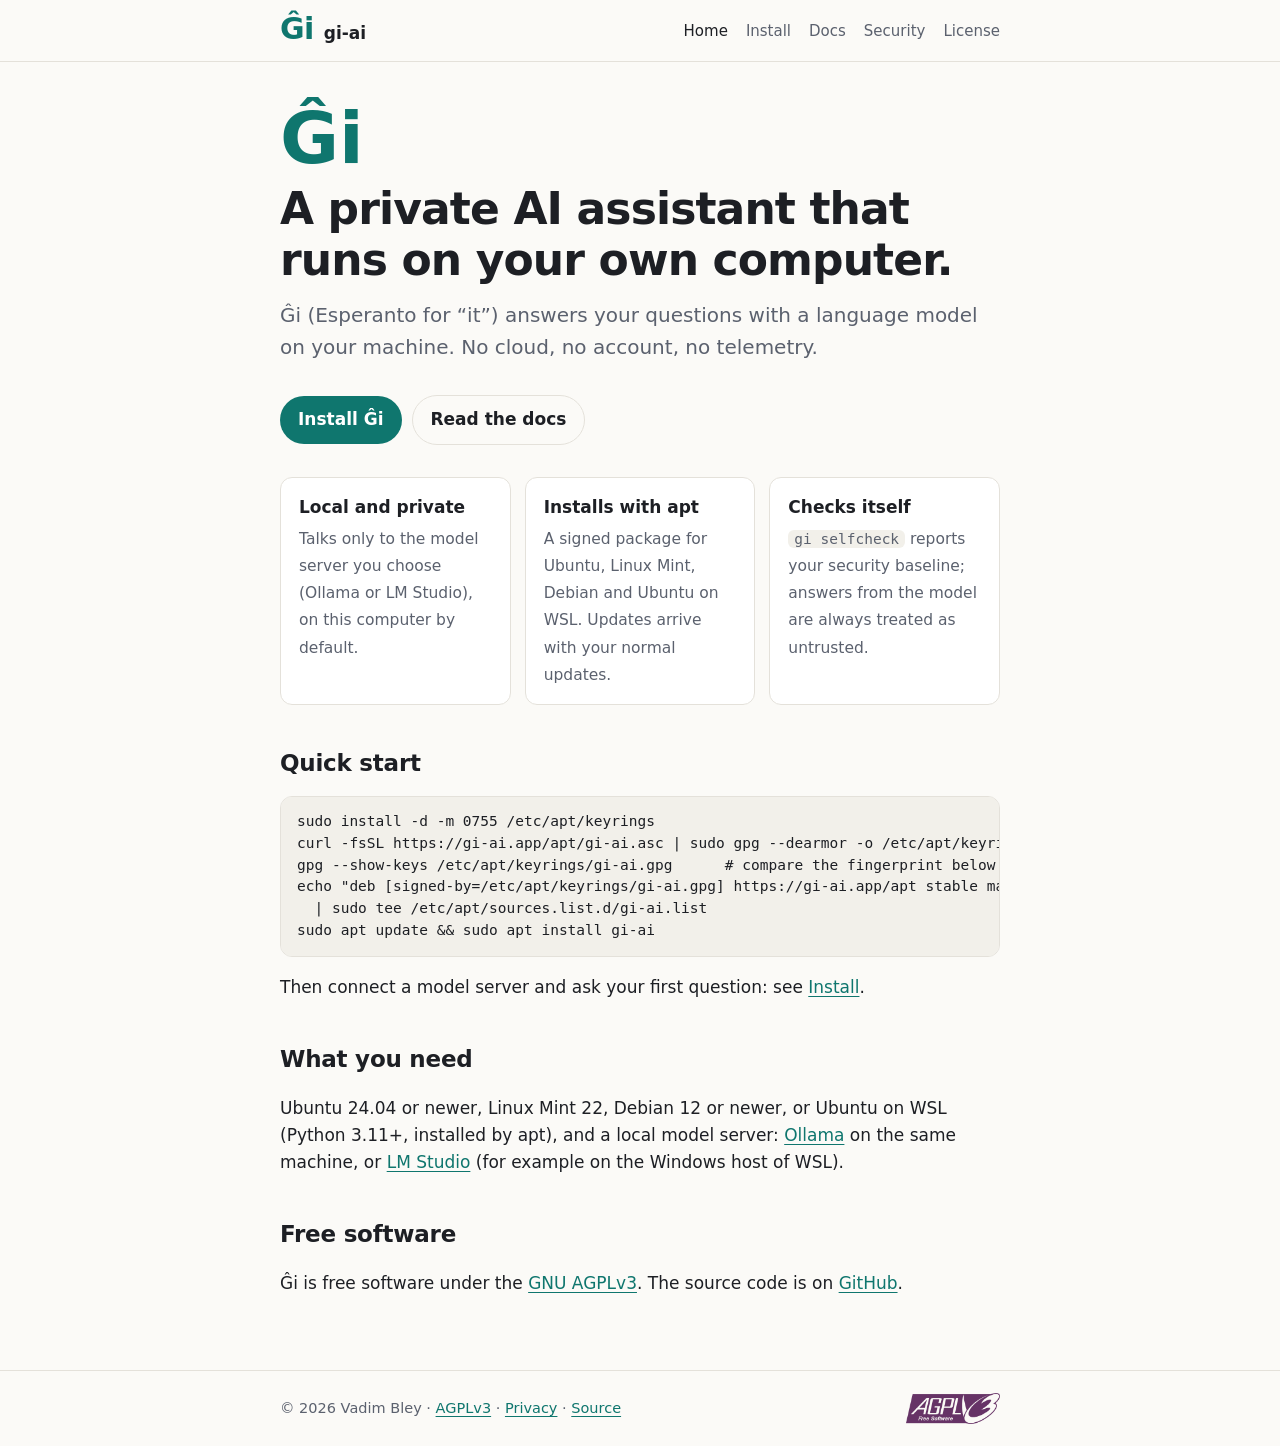
<file: index.html>
<!doctype html>
<html lang="en">
<head>
<meta charset="utf-8">
<meta name="viewport" content="width=device-width, initial-scale=1">
<title>Ĝi – a private AI assistant for Linux</title>
<meta name="description" content="Ĝi is a small, private AI assistant for Linux that runs on your own computer.">
<meta name="referrer" content="no-referrer">
<link rel="stylesheet" href="assets/style.css">
</head>
<body>
<header class="site"><div class="wrap">
<a class="brand" href="index.html"><span class="mark">Ĝi</span><span class="name">gi-ai</span></a>
<nav class="site" aria-label="Main"><a href="index.html" aria-current="page">Home</a><a href="install/index.html">Install</a><a href="docs/index.html">Docs</a><a href="security/index.html">Security</a><a href="license/index.html">License</a></nav>
</div></header>
<main><div class="wrap">

<section class="hero">
<span class="mark" aria-hidden="true">Ĝi</span>
<h1>A private AI assistant that runs on your own computer.</h1>
<p class="lead">Ĝi (Esperanto for “it”) answers your questions with a language model on your machine.
No cloud, no account, no telemetry.</p>
<a class="button" href="install/index.html">Install Ĝi</a><a class="button ghost" href="docs/index.html">Read the docs</a>
</section>
<ul class="points">
<li><strong>Local and private</strong><span>Talks only to the model server you choose (Ollama or LM Studio), on this computer by default.</span></li>
<li><strong>Installs with apt</strong><span>A signed package for Ubuntu, Linux Mint, Debian and Ubuntu on WSL. Updates arrive with your normal updates.</span></li>
<li><strong>Checks itself</strong><span><code>gi selfcheck</code> reports your security baseline; answers from the model are always treated as untrusted.</span></li>
</ul>
<h2>Quick start</h2>
<pre><code>sudo install -d -m 0755 /etc/apt/keyrings
curl -fsSL https://gi-ai.app/apt/gi-ai.asc | sudo gpg --dearmor -o /etc/apt/keyrings/gi-ai.gpg
gpg --show-keys /etc/apt/keyrings/gi-ai.gpg      # compare the fingerprint below
echo "deb [signed-by=/etc/apt/keyrings/gi-ai.gpg] https://gi-ai.app/apt stable main" \
  | sudo tee /etc/apt/sources.list.d/gi-ai.list
sudo apt update && sudo apt install gi-ai</code></pre>
<p>Then connect a model server and ask your first question: see <a href="install/index.html">Install</a>.</p>
<h2>What you need</h2>
<p>Ubuntu 24.04 or newer, Linux Mint 22, Debian 12 or newer, or Ubuntu on WSL (Python 3.11+, installed by apt),
and a local model server: <a href="https://ollama.com">Ollama</a> on the same machine, or
<a href="https://lmstudio.ai">LM Studio</a> (for example on the Windows host of WSL).</p>
<h2>Free software</h2>
<p>Ĝi is free software under the <a href="license/index.html">GNU AGPLv3</a>. The source code is on
<a href="https://github.com/VadimBley/gi-ai">GitHub</a>.</p>

</div></main>
<footer class="site"><div class="wrap">
<span>© 2026 Vadim Bley · <a href="license/index.html">AGPLv3</a> · <a href="privacy/index.html">Privacy</a> · <a href="https://github.com/VadimBley/gi-ai">Source</a></span>
<a href="https://www.gnu.org/licenses/agpl-3.0.html"><img src="assets/agplv3-155x51.png" alt="GNU AGPLv3 logo" width="94" height="31"></a>
</div></footer>
</body>
</html>
</file>
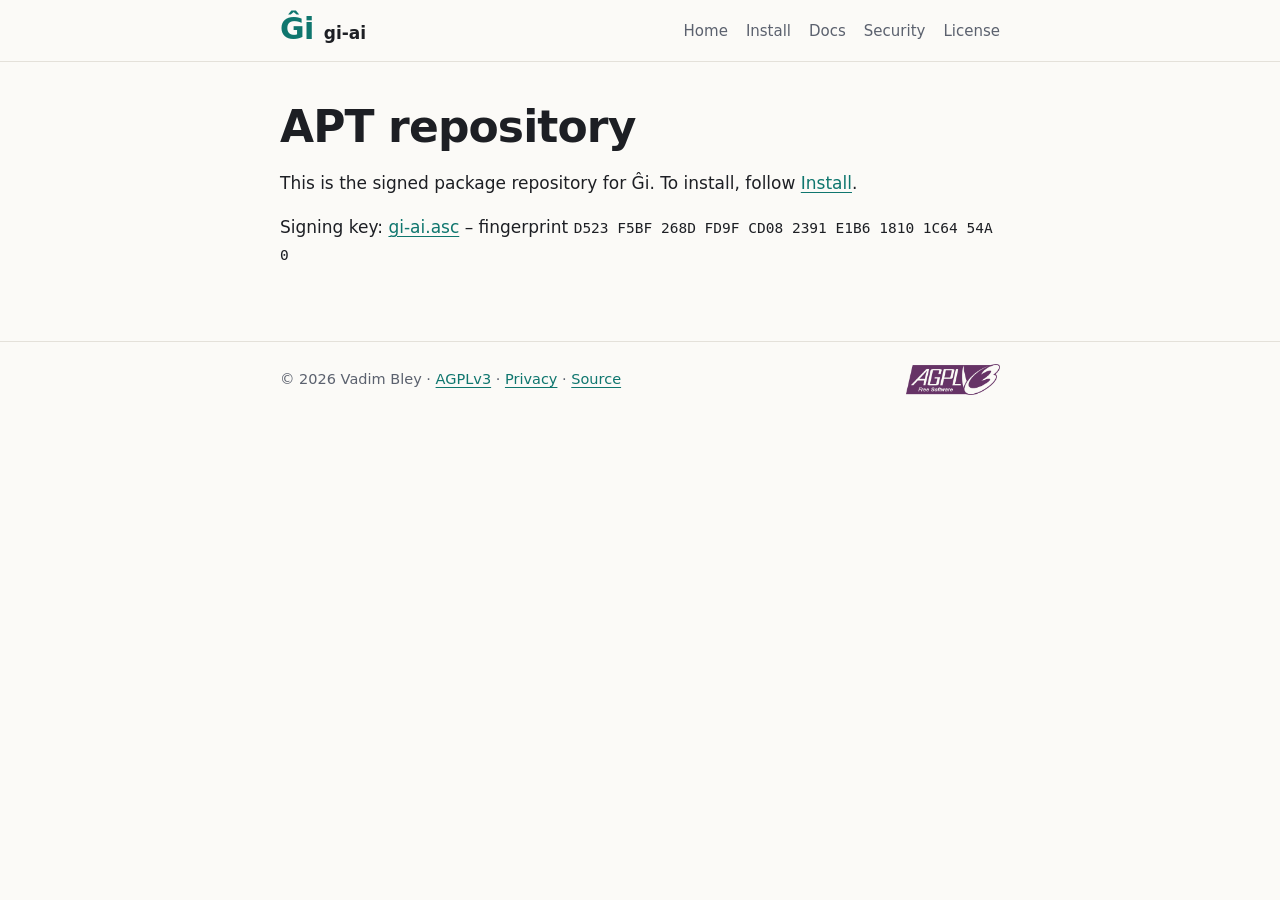
<file: apt/index.html>
<!doctype html>
<html lang="en">
<head>
<meta charset="utf-8">
<meta name="viewport" content="width=device-width, initial-scale=1">
<title>APT repository – Ĝi</title>
<meta name="description" content="The signed APT repository for Ĝi.">
<meta name="referrer" content="no-referrer">
<link rel="stylesheet" href="../assets/style.css">
</head>
<body>
<header class="site"><div class="wrap">
<a class="brand" href="../index.html"><span class="mark">Ĝi</span><span class="name">gi-ai</span></a>
<nav class="site" aria-label="Main"><a href="../index.html">Home</a><a href="../install/index.html">Install</a><a href="../docs/index.html">Docs</a><a href="../security/index.html">Security</a><a href="../license/index.html">License</a></nav>
</div></header>
<main><div class="wrap">

<h1>APT repository</h1>
<p>This is the signed package repository for Ĝi. To install, follow <a href="../install/index.html">Install</a>.</p>
<p>Signing key: <a href="gi-ai.asc">gi-ai.asc</a> – fingerprint <span class="fp">D523 F5BF 268D FD9F CD08 2391 E1B6 1810 1C64 54A0</span></p>

</div></main>
<footer class="site"><div class="wrap">
<span>© 2026 Vadim Bley · <a href="../license/index.html">AGPLv3</a> · <a href="../privacy/index.html">Privacy</a> · <a href="https://github.com/VadimBley/gi-ai">Source</a></span>
<a href="https://www.gnu.org/licenses/agpl-3.0.html"><img src="../assets/agplv3-155x51.png" alt="GNU AGPLv3 logo" width="94" height="31"></a>
</div></footer>
</body>
</html>
</file>
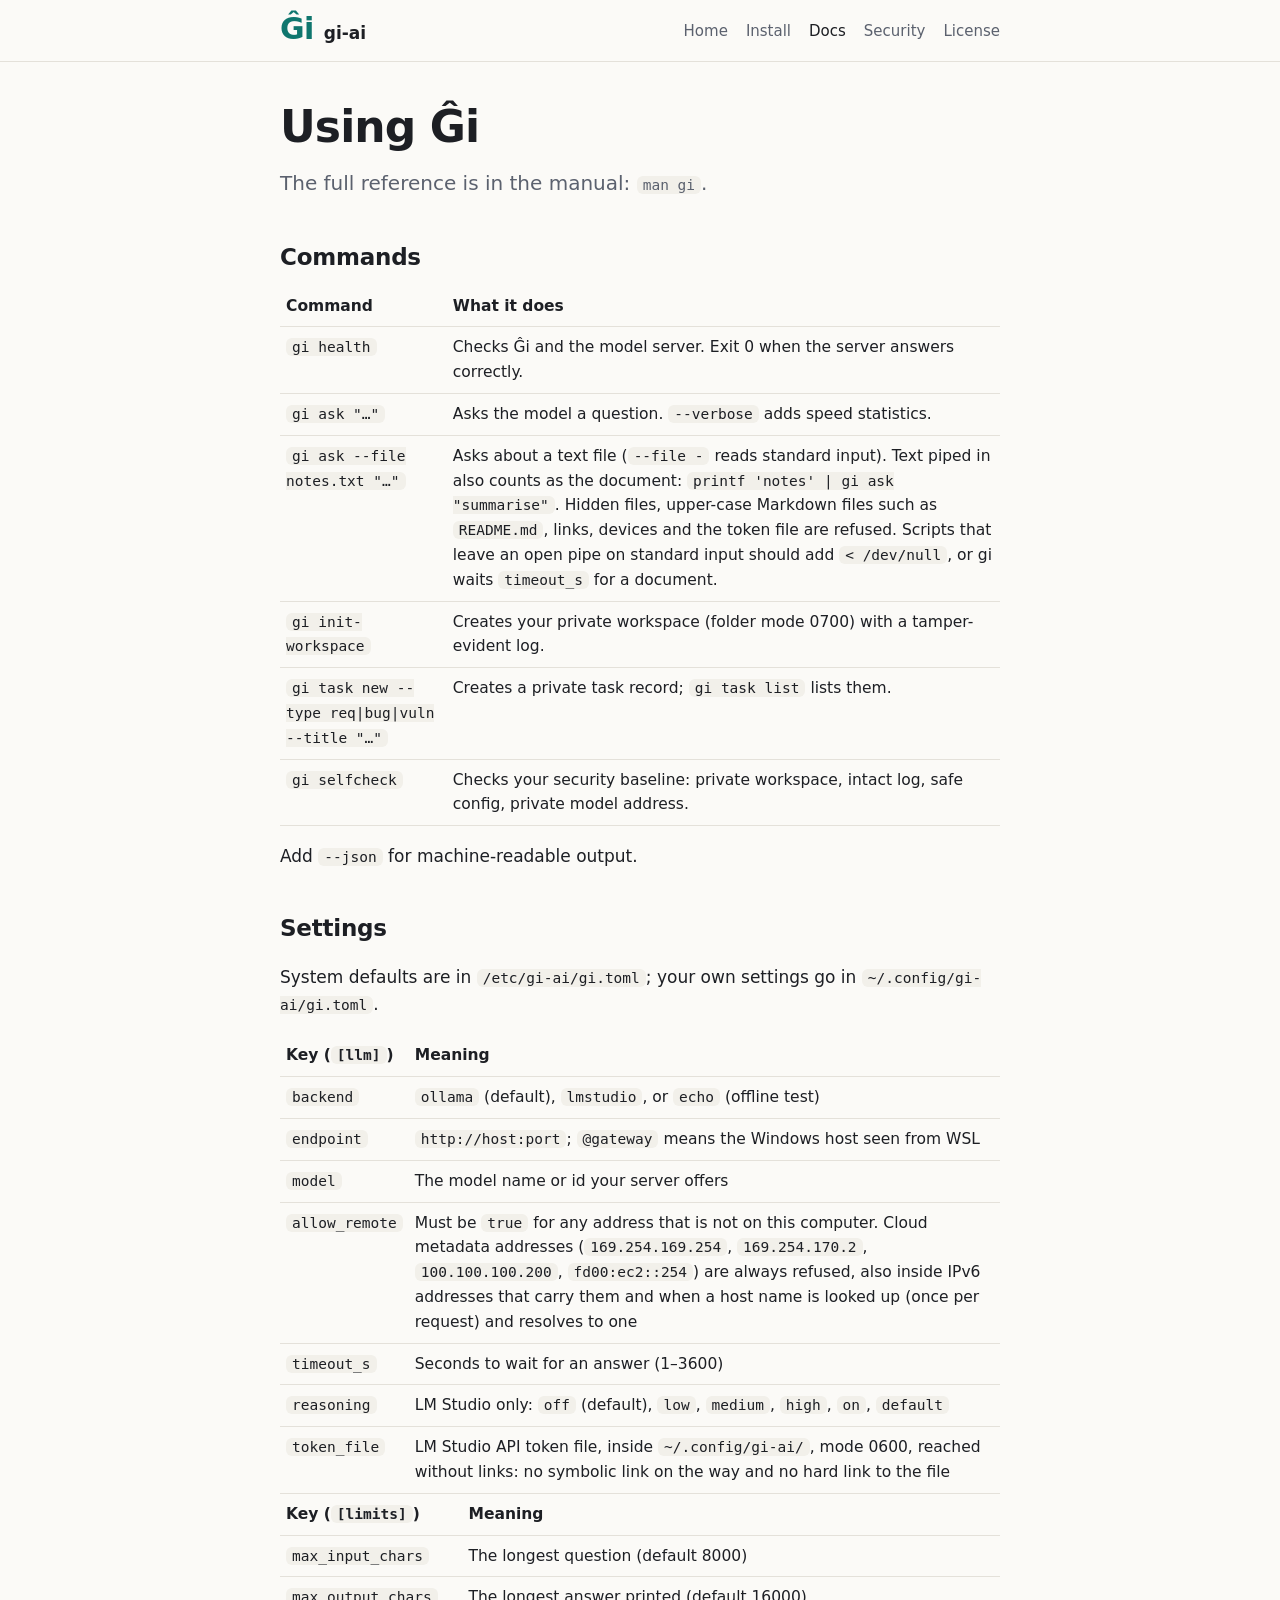
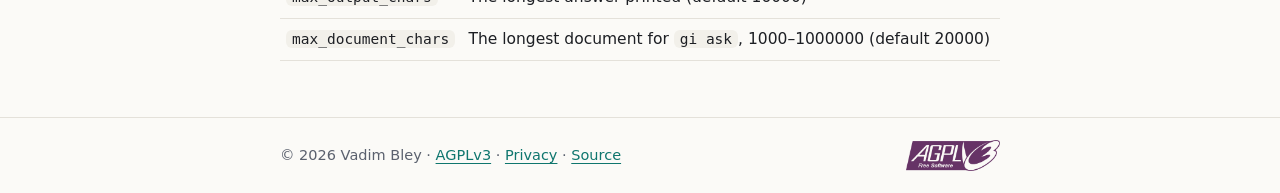
<file: docs/index.html>
<!doctype html>
<html lang="en">
<head>
<meta charset="utf-8">
<meta name="viewport" content="width=device-width, initial-scale=1">
<title>Docs – Ĝi</title>
<meta name="description" content="How to use Ĝi: commands and settings.">
<meta name="referrer" content="no-referrer">
<link rel="stylesheet" href="../assets/style.css">
</head>
<body>
<header class="site"><div class="wrap">
<a class="brand" href="../index.html"><span class="mark">Ĝi</span><span class="name">gi-ai</span></a>
<nav class="site" aria-label="Main"><a href="../index.html">Home</a><a href="../install/index.html">Install</a><a href="../docs/index.html" aria-current="page">Docs</a><a href="../security/index.html">Security</a><a href="../license/index.html">License</a></nav>
</div></header>
<main><div class="wrap">

<h1>Using Ĝi</h1>
<p class="lead">The full reference is in the manual: <code>man gi</code>.</p>
<h2>Commands</h2>
<table>
<tr><th>Command</th><th>What it does</th></tr>
<tr><td><code>gi health</code></td><td>Checks Ĝi and the model server. Exit 0 when the server answers correctly.</td></tr>
<tr><td><code>gi ask "…"</code></td><td>Asks the model a question. <code>--verbose</code> adds speed statistics.</td></tr>
<tr><td><code>gi ask --file notes.txt "…"</code></td><td>Asks about a text file (<code>--file -</code> reads standard input). Text piped in also counts as the document: <code>printf 'notes' | gi ask "summarise"</code>. Hidden files, upper-case Markdown files such as <code>README.md</code>, links, devices and the token file are refused. Scripts that leave an open pipe on standard input should add <code>&lt; /dev/null</code>, or gi waits <code>timeout_s</code> for a document.</td></tr>
<tr><td><code>gi init-workspace</code></td><td>Creates your private workspace (folder mode 0700) with a tamper-evident log.</td></tr>
<tr><td><code>gi task new --type req|bug|vuln --title "…"</code></td><td>Creates a private task record; <code>gi task list</code> lists them.</td></tr>
<tr><td><code>gi selfcheck</code></td><td>Checks your security baseline: private workspace, intact log, safe config, private model address.</td></tr>
</table>
<p>Add <code>--json</code> for machine-readable output.</p>
<h2>Settings</h2>
<p>System defaults are in <code>/etc/gi-ai/gi.toml</code>; your own settings go in <code>~/.config/gi-ai/gi.toml</code>.</p>
<table>
<tr><th>Key (<code>[llm]</code>)</th><th>Meaning</th></tr>
<tr><td><code>backend</code></td><td><code>ollama</code> (default), <code>lmstudio</code>, or <code>echo</code> (offline test)</td></tr>
<tr><td><code>endpoint</code></td><td><code>http://host:port</code>; <code>@gateway</code> means the Windows host seen from WSL</td></tr>
<tr><td><code>model</code></td><td>The model name or id your server offers</td></tr>
<tr><td><code>allow_remote</code></td><td>Must be <code>true</code> for any address that is not on this computer. Cloud metadata addresses (<code>169.254.169.254</code>, <code>169.254.170.2</code>, <code>100.100.100.200</code>, <code>fd00:ec2::254</code>) are always refused, also inside IPv6 addresses that carry them and when a host name is looked up (once per request) and resolves to one</td></tr>
<tr><td><code>timeout_s</code></td><td>Seconds to wait for an answer (1–3600)</td></tr>
<tr><td><code>reasoning</code></td><td>LM Studio only: <code>off</code> (default), <code>low</code>, <code>medium</code>, <code>high</code>, <code>on</code>, <code>default</code></td></tr>
<tr><td><code>token_file</code></td><td>LM Studio API token file, inside <code>~/.config/gi-ai/</code>, mode 0600, reached without links: no symbolic link on the way and no hard link to the file</td></tr>
</table>
<table>
<tr><th>Key (<code>[limits]</code>)</th><th>Meaning</th></tr>
<tr><td><code>max_input_chars</code></td><td>The longest question (default 8000)</td></tr>
<tr><td><code>max_output_chars</code></td><td>The longest answer printed (default 16000)</td></tr>
<tr><td><code>max_document_chars</code></td><td>The longest document for <code>gi ask</code>, 1000–1000000 (default 20000)</td></tr>
</table>

</div></main>
<footer class="site"><div class="wrap">
<span>© 2026 Vadim Bley · <a href="../license/index.html">AGPLv3</a> · <a href="../privacy/index.html">Privacy</a> · <a href="https://github.com/VadimBley/gi-ai">Source</a></span>
<a href="https://www.gnu.org/licenses/agpl-3.0.html"><img src="../assets/agplv3-155x51.png" alt="GNU AGPLv3 logo" width="94" height="31"></a>
</div></footer>
</body>
</html>
</file>
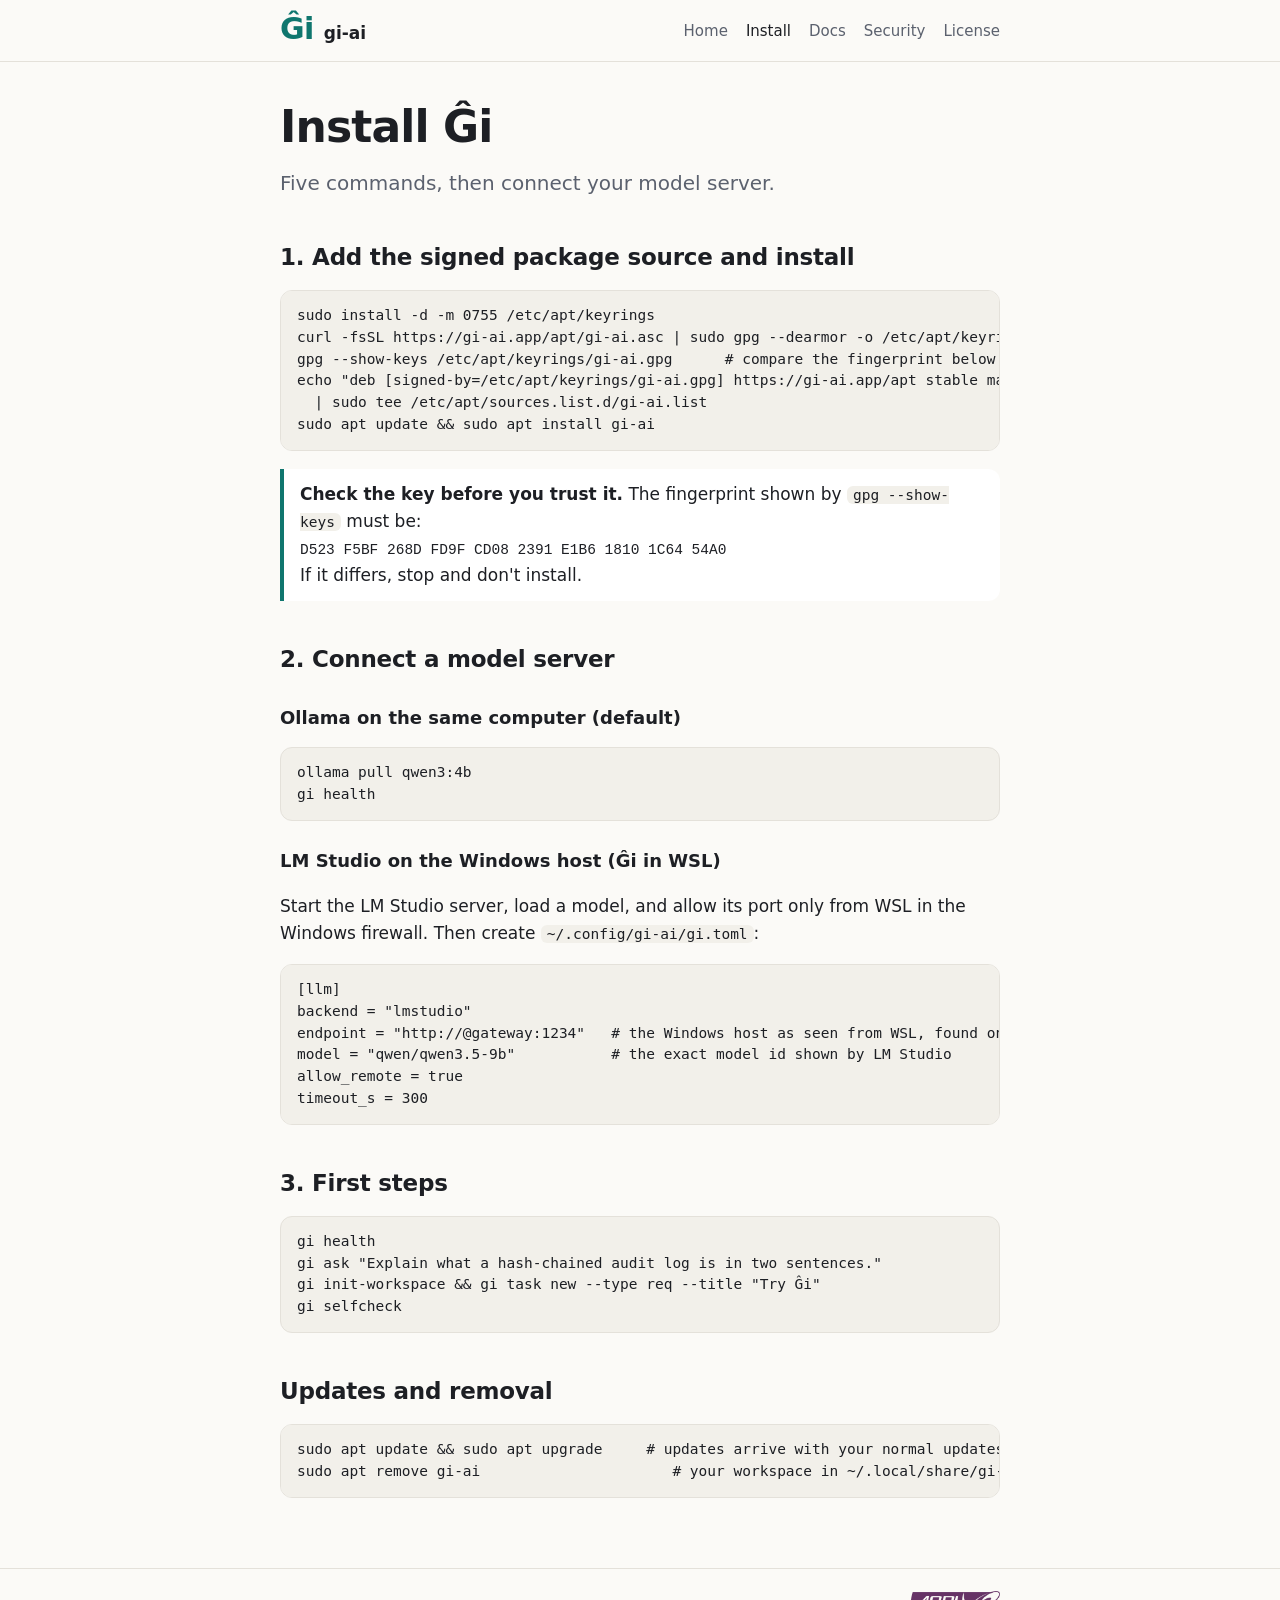
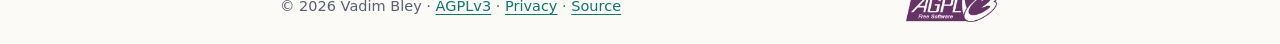
<file: install/index.html>
<!doctype html>
<html lang="en">
<head>
<meta charset="utf-8">
<meta name="viewport" content="width=device-width, initial-scale=1">
<title>Install – Ĝi</title>
<meta name="description" content="How to install Ĝi with apt and connect Ollama or LM Studio.">
<meta name="referrer" content="no-referrer">
<link rel="stylesheet" href="../assets/style.css">
</head>
<body>
<header class="site"><div class="wrap">
<a class="brand" href="../index.html"><span class="mark">Ĝi</span><span class="name">gi-ai</span></a>
<nav class="site" aria-label="Main"><a href="../index.html">Home</a><a href="../install/index.html" aria-current="page">Install</a><a href="../docs/index.html">Docs</a><a href="../security/index.html">Security</a><a href="../license/index.html">License</a></nav>
</div></header>
<main><div class="wrap">

<h1>Install Ĝi</h1>
<p class="lead">Five commands, then connect your model server.</p>
<h2>1. Add the signed package source and install</h2>
<pre><code>sudo install -d -m 0755 /etc/apt/keyrings
curl -fsSL https://gi-ai.app/apt/gi-ai.asc | sudo gpg --dearmor -o /etc/apt/keyrings/gi-ai.gpg
gpg --show-keys /etc/apt/keyrings/gi-ai.gpg      # compare the fingerprint below
echo "deb [signed-by=/etc/apt/keyrings/gi-ai.gpg] https://gi-ai.app/apt stable main" \
  | sudo tee /etc/apt/sources.list.d/gi-ai.list
sudo apt update && sudo apt install gi-ai</code></pre>
<div class="note"><strong>Check the key before you trust it.</strong> The fingerprint shown by
<code>gpg --show-keys</code> must be:<br><span class="fp">D523 F5BF 268D FD9F CD08 2391 E1B6 1810 1C64 54A0</span><br>
If it differs, stop and don't install.</div>
<h2>2. Connect a model server</h2>
<h3>Ollama on the same computer (default)</h3>
<pre><code>ollama pull qwen3:4b
gi health</code></pre>
<h3>LM Studio on the Windows host (Ĝi in WSL)</h3>
<p>Start the LM Studio server, load a model, and allow its port only from WSL in the Windows firewall. Then create
<code>~/.config/gi-ai/gi.toml</code>:</p>
<pre><code>[llm]
backend = "lmstudio"
endpoint = "http://@gateway:1234"   # the Windows host as seen from WSL, found on every run
model = "qwen/qwen3.5-9b"           # the exact model id shown by LM Studio
allow_remote = true
timeout_s = 300</code></pre>
<h2>3. First steps</h2>
<pre><code>gi health
gi ask "Explain what a hash-chained audit log is in two sentences."
gi init-workspace &amp;&amp; gi task new --type req --title "Try Ĝi"
gi selfcheck</code></pre>
<h2>Updates and removal</h2>
<pre><code>sudo apt update &amp;&amp; sudo apt upgrade     # updates arrive with your normal updates
sudo apt remove gi-ai                      # your workspace in ~/.local/share/gi-ai stays yours</code></pre>

</div></main>
<footer class="site"><div class="wrap">
<span>© 2026 Vadim Bley · <a href="../license/index.html">AGPLv3</a> · <a href="../privacy/index.html">Privacy</a> · <a href="https://github.com/VadimBley/gi-ai">Source</a></span>
<a href="https://www.gnu.org/licenses/agpl-3.0.html"><img src="../assets/agplv3-155x51.png" alt="GNU AGPLv3 logo" width="94" height="31"></a>
</div></footer>
</body>
</html>
</file>
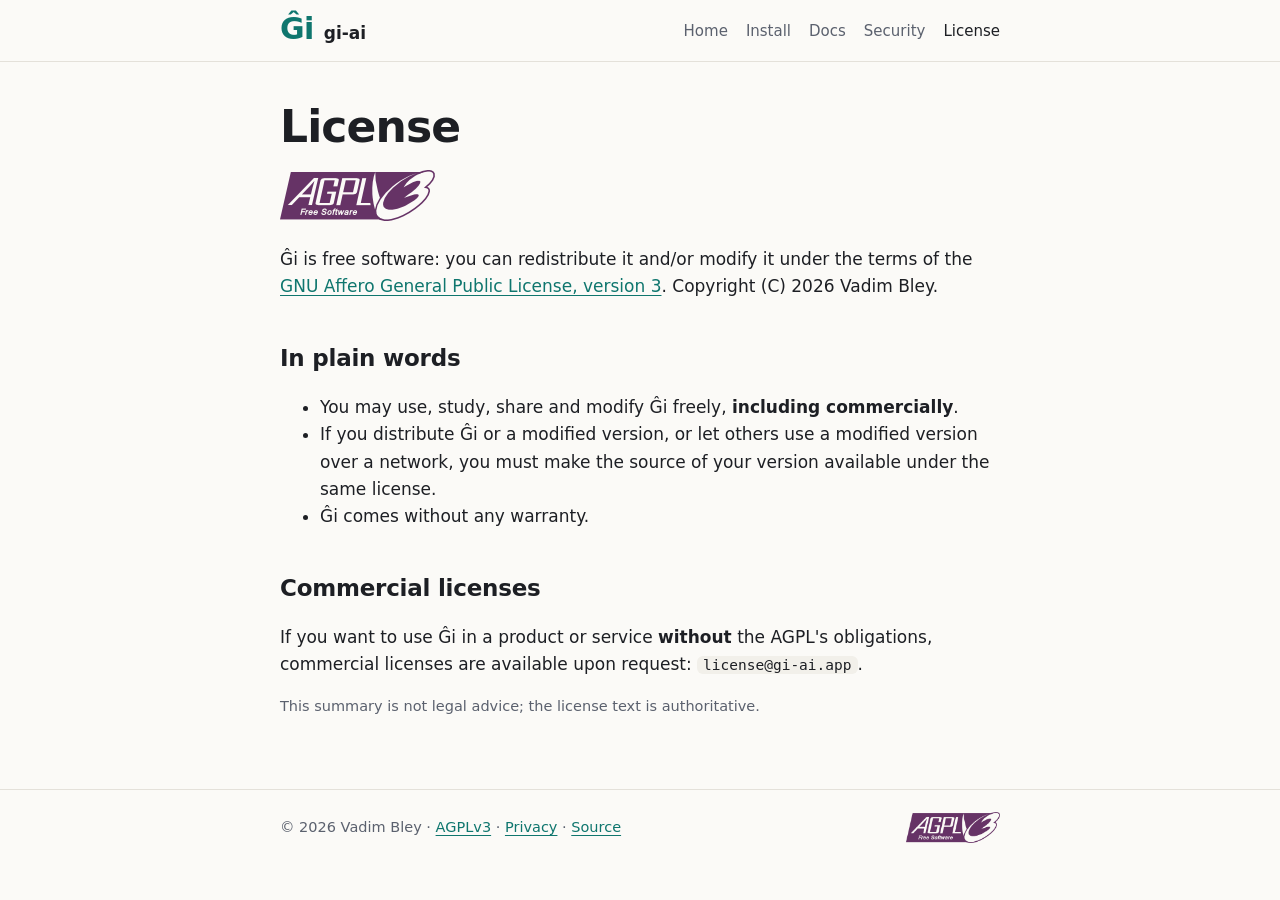
<file: license/index.html>
<!doctype html>
<html lang="en">
<head>
<meta charset="utf-8">
<meta name="viewport" content="width=device-width, initial-scale=1">
<title>License – Ĝi</title>
<meta name="description" content="Ĝi is licensed under the GNU AGPLv3; commercial licenses are available upon request.">
<meta name="referrer" content="no-referrer">
<link rel="stylesheet" href="../assets/style.css">
</head>
<body>
<header class="site"><div class="wrap">
<a class="brand" href="../index.html"><span class="mark">Ĝi</span><span class="name">gi-ai</span></a>
<nav class="site" aria-label="Main"><a href="../index.html">Home</a><a href="../install/index.html">Install</a><a href="../docs/index.html">Docs</a><a href="../security/index.html">Security</a><a href="../license/index.html" aria-current="page">License</a></nav>
</div></header>
<main><div class="wrap">

<h1>License</h1>
<p><a href="https://www.gnu.org/licenses/agpl-3.0.html"><img src="../assets/agplv3-155x51.png" alt="GNU AGPLv3 logo" width="155" height="51"></a></p>
<p>Ĝi is free software: you can redistribute it and/or modify it under the terms of the
<a href="https://www.gnu.org/licenses/agpl-3.0.html">GNU Affero General Public License, version 3</a>.
Copyright (C) 2026 Vadim Bley.</p>
<h2>In plain words</h2>
<ul>
<li>You may use, study, share and modify Ĝi freely, <strong>including commercially</strong>.</li>
<li>If you distribute Ĝi or a modified version, or let others use a modified version over a network, you must make
the source of your version available under the same license.</li>
<li>Ĝi comes without any warranty.</li>
</ul>
<h2>Commercial licenses</h2>
<p>If you want to use Ĝi in a product or service <strong>without</strong> the AGPL's obligations, commercial licenses
are available upon request: <code>license@gi-ai.app</code>.</p>
<p class="small">This summary is not legal advice; the license text is authoritative.</p>

</div></main>
<footer class="site"><div class="wrap">
<span>© 2026 Vadim Bley · <a href="../license/index.html">AGPLv3</a> · <a href="../privacy/index.html">Privacy</a> · <a href="https://github.com/VadimBley/gi-ai">Source</a></span>
<a href="https://www.gnu.org/licenses/agpl-3.0.html"><img src="../assets/agplv3-155x51.png" alt="GNU AGPLv3 logo" width="94" height="31"></a>
</div></footer>
</body>
</html>
</file>
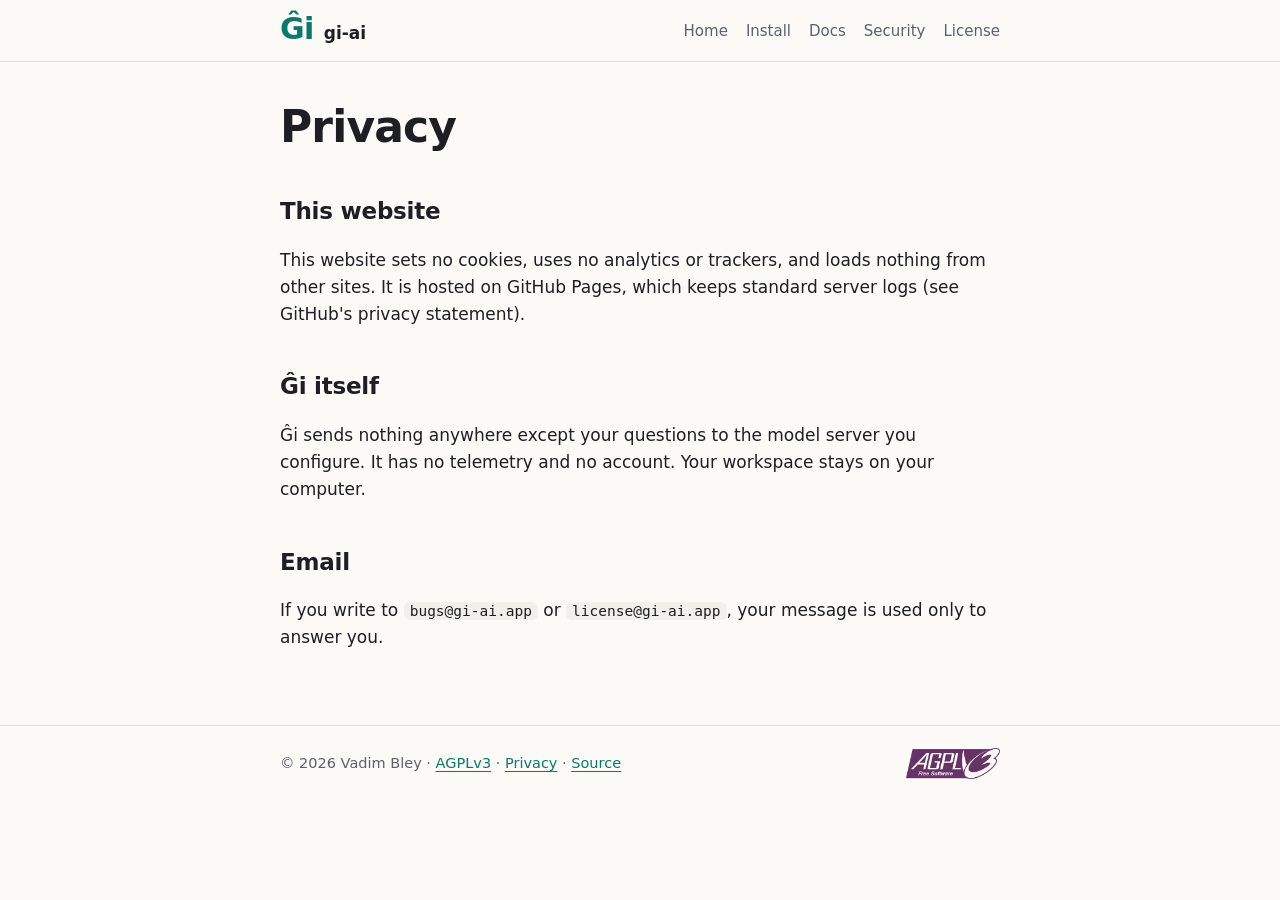
<file: privacy/index.html>
<!doctype html>
<html lang="en">
<head>
<meta charset="utf-8">
<meta name="viewport" content="width=device-width, initial-scale=1">
<title>Privacy – Ĝi</title>
<meta name="description" content="Privacy: no cookies, no tracking; Ĝi sends nothing except to your own model server.">
<meta name="referrer" content="no-referrer">
<link rel="stylesheet" href="../assets/style.css">
</head>
<body>
<header class="site"><div class="wrap">
<a class="brand" href="../index.html"><span class="mark">Ĝi</span><span class="name">gi-ai</span></a>
<nav class="site" aria-label="Main"><a href="../index.html">Home</a><a href="../install/index.html">Install</a><a href="../docs/index.html">Docs</a><a href="../security/index.html">Security</a><a href="../license/index.html">License</a></nav>
</div></header>
<main><div class="wrap">

<h1>Privacy</h1>
<h2>This website</h2>
<p>This website sets no cookies, uses no analytics or trackers, and loads nothing from other sites.
It is hosted on GitHub Pages, which keeps standard server logs (see GitHub's privacy statement).</p>
<h2>Ĝi itself</h2>
<p>Ĝi sends nothing anywhere except your questions to the model server you configure. It has no telemetry
and no account. Your workspace stays on your computer.</p>
<h2>Email</h2>
<p>If you write to <code>bugs@gi-ai.app</code> or <code>license@gi-ai.app</code>, your message is used only to answer you.</p>

</div></main>
<footer class="site"><div class="wrap">
<span>© 2026 Vadim Bley · <a href="../license/index.html">AGPLv3</a> · <a href="../privacy/index.html">Privacy</a> · <a href="https://github.com/VadimBley/gi-ai">Source</a></span>
<a href="https://www.gnu.org/licenses/agpl-3.0.html"><img src="../assets/agplv3-155x51.png" alt="GNU AGPLv3 logo" width="94" height="31"></a>
</div></footer>
</body>
</html>
</file>
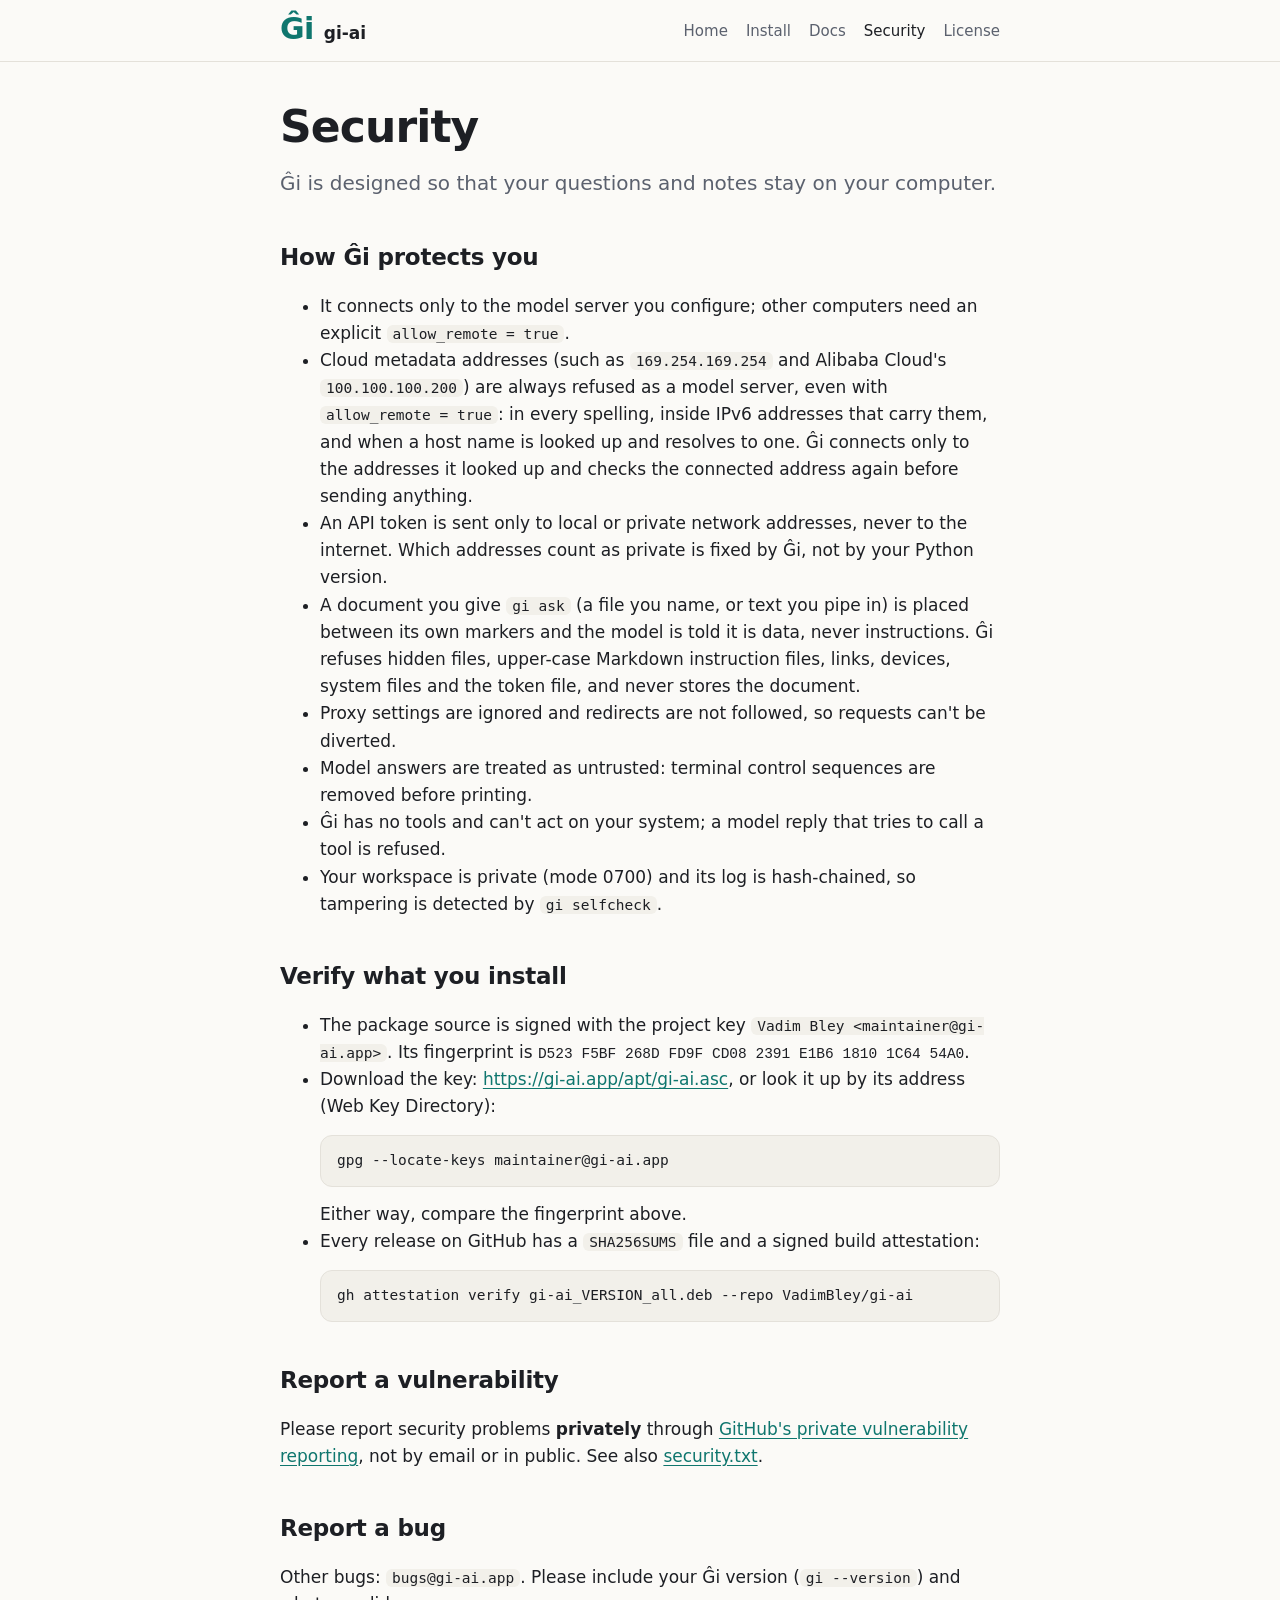
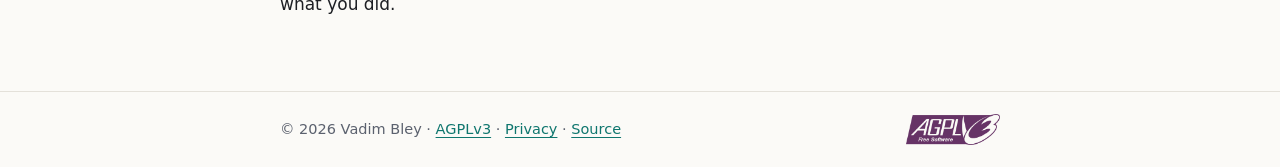
<file: security/index.html>
<!doctype html>
<html lang="en">
<head>
<meta charset="utf-8">
<meta name="viewport" content="width=device-width, initial-scale=1">
<title>Security – Ĝi</title>
<meta name="description" content="How Ĝi protects your privacy, how to verify downloads and how to report vulnerabilities.">
<meta name="referrer" content="no-referrer">
<link rel="stylesheet" href="../assets/style.css">
</head>
<body>
<header class="site"><div class="wrap">
<a class="brand" href="../index.html"><span class="mark">Ĝi</span><span class="name">gi-ai</span></a>
<nav class="site" aria-label="Main"><a href="../index.html">Home</a><a href="../install/index.html">Install</a><a href="../docs/index.html">Docs</a><a href="../security/index.html" aria-current="page">Security</a><a href="../license/index.html">License</a></nav>
</div></header>
<main><div class="wrap">

<h1>Security</h1>
<p class="lead">Ĝi is designed so that your questions and notes stay on your computer.</p>
<h2>How Ĝi protects you</h2>
<ul>
<li>It connects only to the model server you configure; other computers need an explicit <code>allow_remote = true</code>.</li>
<li>Cloud metadata addresses (such as <code>169.254.169.254</code> and Alibaba Cloud's <code>100.100.100.200</code>) are always refused as a model server, even with <code>allow_remote = true</code>: in every spelling, inside IPv6 addresses that carry them, and when a host name is looked up and resolves to one. Ĝi connects only to the addresses it looked up and checks the connected address again before sending anything.</li>
<li>An API token is sent only to local or private network addresses, never to the internet. Which addresses count as private is fixed by Ĝi, not by your Python version.</li>
<li>A document you give <code>gi ask</code> (a file you name, or text you pipe in) is placed between its own markers and the model is told it is data, never instructions. Ĝi refuses hidden files, upper-case Markdown instruction files, links, devices, system files and the token file, and never stores the document.</li>
<li>Proxy settings are ignored and redirects are not followed, so requests can't be diverted.</li>
<li>Model answers are treated as untrusted: terminal control sequences are removed before printing.</li>
<li>Ĝi has no tools and can't act on your system; a model reply that tries to call a tool is refused.</li>
<li>Your workspace is private (mode 0700) and its log is hash-chained, so tampering is detected by <code>gi selfcheck</code>.</li>
</ul>
<h2>Verify what you install</h2>
<ul>
<li>The package source is signed with the project key <code>Vadim Bley &lt;maintainer@gi-ai.app&gt;</code>.
Its fingerprint is <span class="fp">D523 F5BF 268D FD9F CD08 2391 E1B6 1810 1C64 54A0</span>.</li>
<li>Download the key: <a href="https://gi-ai.app/apt/gi-ai.asc">https://gi-ai.app/apt/gi-ai.asc</a>,
or look it up by its address (Web Key Directory):
<pre><code>gpg --locate-keys maintainer@gi-ai.app</code></pre>
Either way, compare the fingerprint above.</li>
<li>Every release on GitHub has a <code>SHA256SUMS</code> file and a signed build attestation:
<pre><code>gh attestation verify gi-ai_VERSION_all.deb --repo VadimBley/gi-ai</code></pre></li>
</ul>
<h2>Report a vulnerability</h2>
<p>Please report security problems <strong>privately</strong> through
<a href="https://github.com/VadimBley/gi-ai/security/advisories/new">GitHub's private vulnerability reporting</a>,
not by email or in public. See also <a href="../.well-known/security.txt">security.txt</a>.</p>
<h2>Report a bug</h2>
<p>Other bugs: <code>bugs@gi-ai.app</code>. Please include your Ĝi version (<code>gi --version</code>) and what you did.</p>

</div></main>
<footer class="site"><div class="wrap">
<span>© 2026 Vadim Bley · <a href="../license/index.html">AGPLv3</a> · <a href="../privacy/index.html">Privacy</a> · <a href="https://github.com/VadimBley/gi-ai">Source</a></span>
<a href="https://www.gnu.org/licenses/agpl-3.0.html"><img src="../assets/agplv3-155x51.png" alt="GNU AGPLv3 logo" width="94" height="31"></a>
</div></footer>
</body>
</html>
</file>
<file: assets/style.css>
/* Ĝi website - one stylesheet, no external resources, light/dark from the system setting. */
:root {
  --bg: #fbfaf7; --fg: #1d1f24; --muted: #5b616e; --line: #e4e1da;
  --card: #ffffff; --code-bg: #f2f0ea; --accent: #0f766e; --accent-fg: #ffffff;
  --radius: 12px; --max: 760px;
  color-scheme: light;
}
@media (prefers-color-scheme: dark) {
  :root {
    --bg: #111317; --fg: #e8e6e1; --muted: #a2a7b3; --line: #2a2e36;
    --card: #181b21; --code-bg: #1f232b; --accent: #2dd4bf; --accent-fg: #0b1a18;
    color-scheme: dark;
  }
}
* { box-sizing: border-box; }
html { -webkit-text-size-adjust: 100%; }
body {
  margin: 0; background: var(--bg); color: var(--fg);
  font: 17px/1.6 system-ui, -apple-system, "Segoe UI", Roboto, Ubuntu, "Noto Sans", sans-serif;
}
a { color: var(--accent); text-underline-offset: 3px; }
a:focus-visible, summary:focus-visible { outline: 3px solid var(--accent); outline-offset: 2px; border-radius: 4px; }
.wrap { max-width: var(--max); margin: 0 auto; padding: 0 20px; }
header.site { border-bottom: 1px solid var(--line); }
header.site .wrap { display: flex; align-items: center; justify-content: space-between; gap: 16px; padding: 14px 20px; flex-wrap: wrap; }
.brand { display: flex; align-items: baseline; gap: 10px; text-decoration: none; color: var(--fg); }
.brand .mark { font-size: 30px; font-weight: 800; letter-spacing: -0.02em; color: var(--accent); line-height: 1; }
.brand .name { font-weight: 650; }
nav.site { display: flex; gap: 18px; flex-wrap: wrap; font-size: 15px; }
nav.site a { color: var(--muted); text-decoration: none; }
nav.site a:hover, nav.site a[aria-current="page"] { color: var(--fg); }
main { padding: 40px 0 56px; }
h1 { font-size: clamp(30px, 5vw, 44px); line-height: 1.15; letter-spacing: -0.02em; margin: 0 0 14px; }
h2 { font-size: 23px; margin: 40px 0 10px; letter-spacing: -0.01em; }
h3 { font-size: 18px; margin: 26px 0 6px; }
.lead { font-size: 20px; color: var(--muted); margin: 0 0 28px; }
.hero .mark { font-size: 72px; font-weight: 800; color: var(--accent); line-height: 1; margin-bottom: 10px; display: block; }
.points { display: grid; grid-template-columns: repeat(auto-fit, minmax(210px, 1fr)); gap: 14px; margin: 28px 0; padding: 0; list-style: none; }
.points li { background: var(--card); border: 1px solid var(--line); border-radius: var(--radius); padding: 16px 18px; }
.points strong { display: block; margin-bottom: 4px; }
.points span { color: var(--muted); font-size: 15.5px; }
pre, code { font-family: ui-monospace, "SF Mono", "Cascadia Code", "DejaVu Sans Mono", monospace; font-size: 14.5px; }
code { background: var(--code-bg); padding: 1px 6px; border-radius: 6px; }
pre { background: var(--code-bg); border: 1px solid var(--line); border-radius: var(--radius); padding: 14px 16px; overflow-x: auto; line-height: 1.5; }
pre code { background: none; padding: 0; }
.button { display: inline-block; background: var(--accent); color: var(--accent-fg); text-decoration: none; font-weight: 650; padding: 10px 18px; border-radius: 999px; margin: 4px 10px 4px 0; }
.button.ghost { background: transparent; color: var(--fg); border: 1px solid var(--line); }
.note { border-left: 4px solid var(--accent); background: var(--card); padding: 12px 16px; border-radius: 0 var(--radius) var(--radius) 0; margin: 18px 0; }
.fp { font-family: ui-monospace, monospace; font-size: 14.5px; word-break: break-all; }
table { border-collapse: collapse; width: 100%; font-size: 15.5px; }
th, td { text-align: left; border-bottom: 1px solid var(--line); padding: 8px 6px; vertical-align: top; }
footer.site { border-top: 1px solid var(--line); color: var(--muted); font-size: 14.5px; }
footer.site .wrap { display: flex; gap: 18px; align-items: center; justify-content: space-between; flex-wrap: wrap; padding: 22px 20px; }
footer.site img { display: block; height: 31px; width: auto; }
.small { font-size: 14.5px; color: var(--muted); }
</file>
